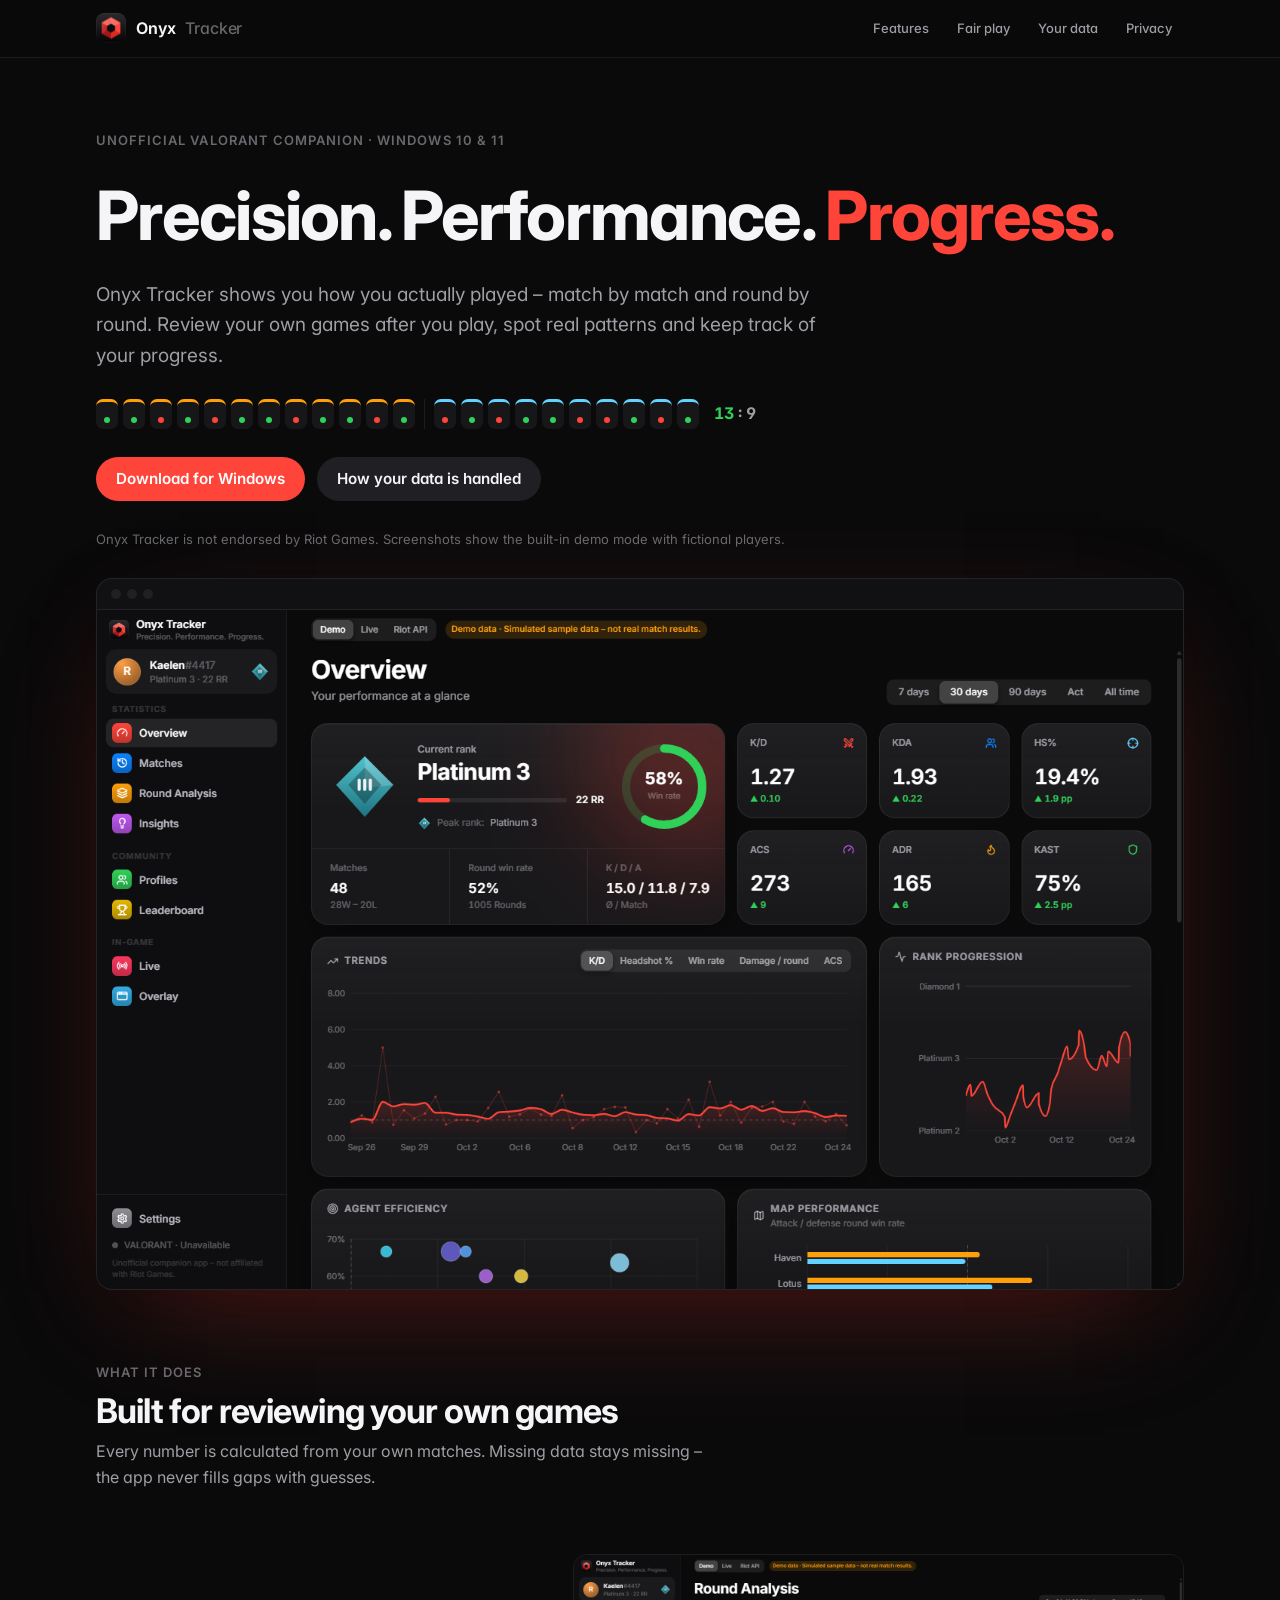
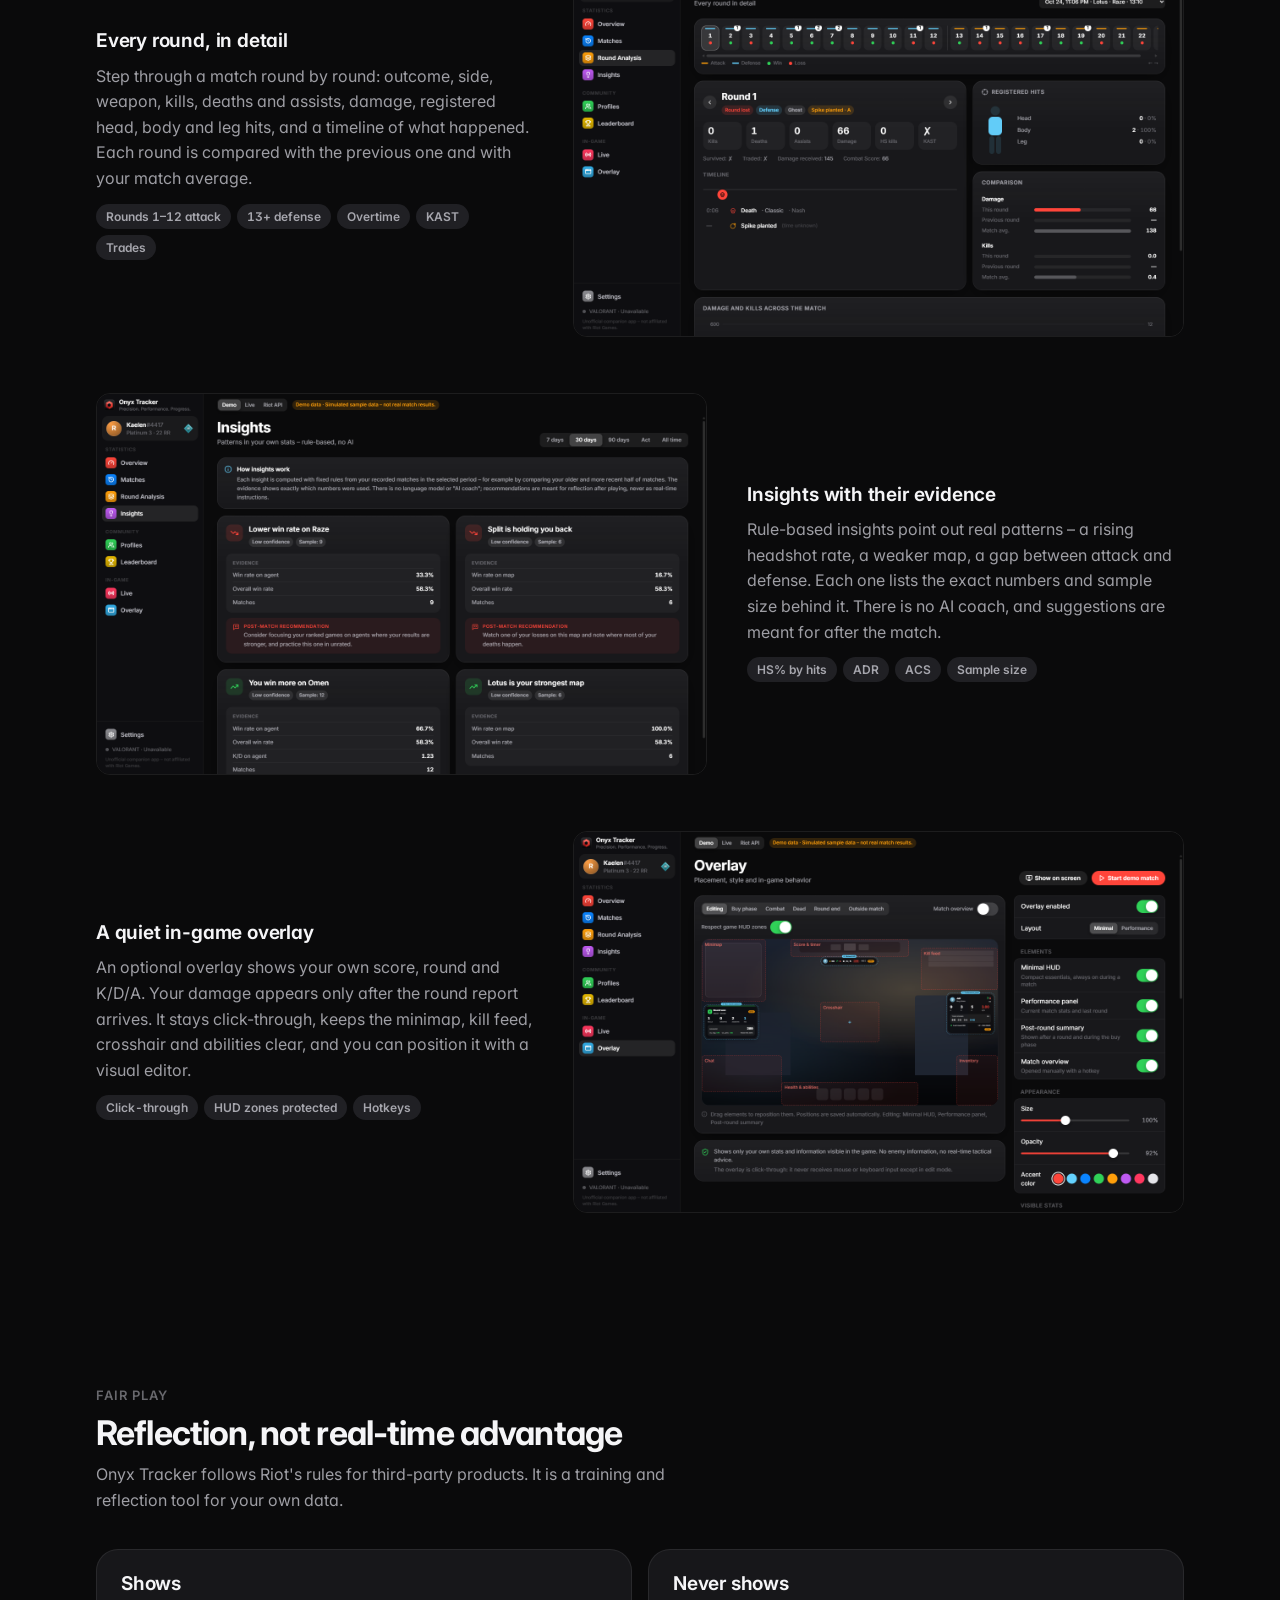
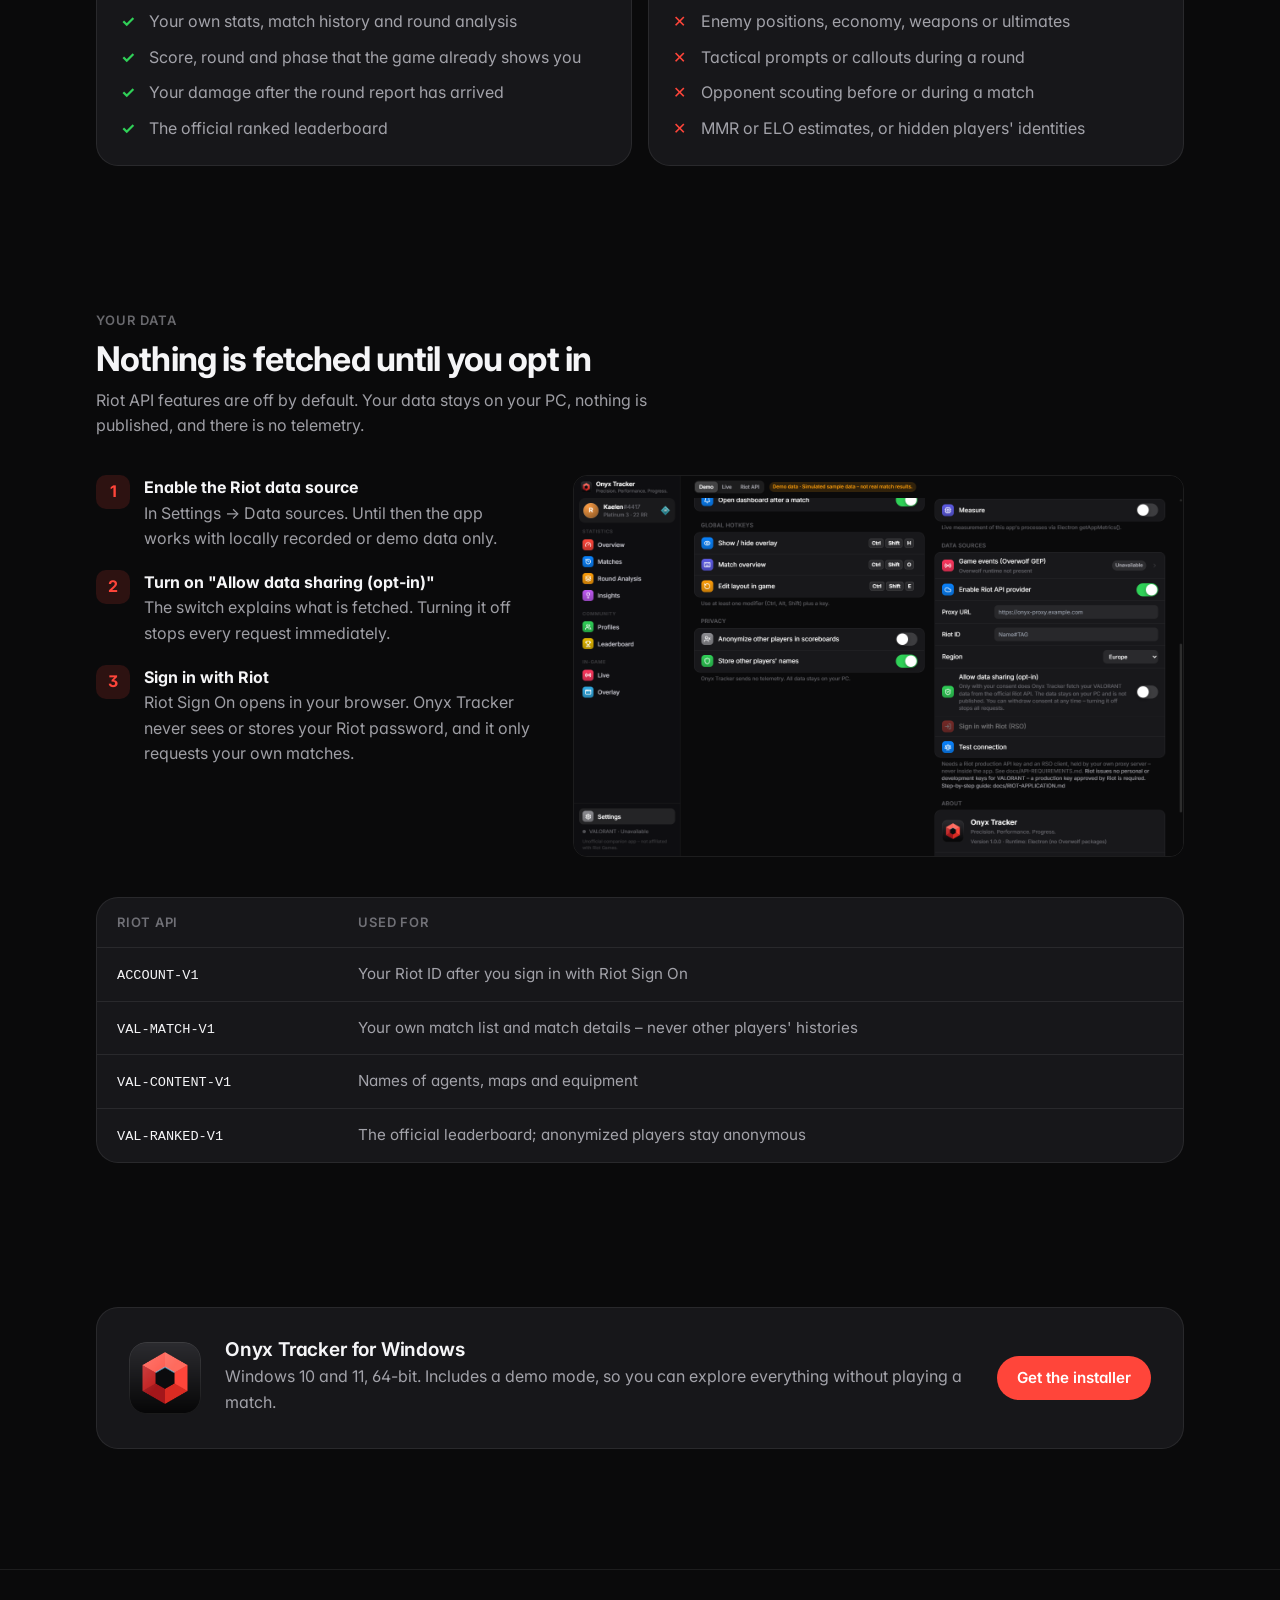
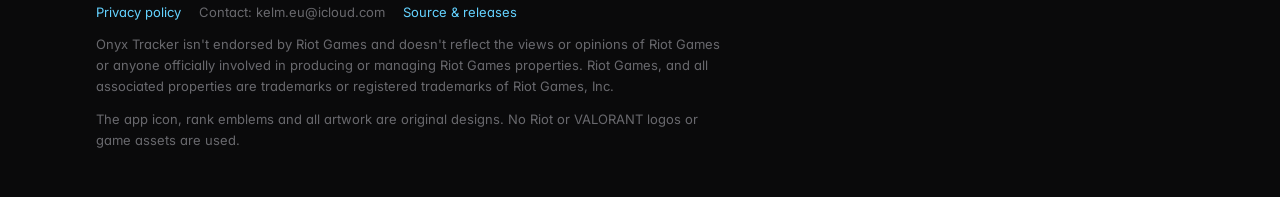
<file: index.html>
<!doctype html>
<html lang="en">
  <head>
    <meta charset="utf-8" />
    <meta name="viewport" content="width=device-width, initial-scale=1, viewport-fit=cover" />
    <title>Onyx Tracker</title>
    <meta name="description" content="Onyx Tracker is an unofficial desktop companion for VALORANT players to review their own matches round by round – with rule-based insights and a quiet, fair in-game overlay." />
    <link rel="icon" href="assets/icon.png" />
    <link rel="preconnect" href="https://fonts.googleapis.com" />
    <link rel="preconnect" href="https://fonts.gstatic.com" crossorigin />
    <link rel="stylesheet" href="https://fonts.googleapis.com/css2?family=Inter:wght@400;500;600;650;700;750&display=swap" />
    <link rel="stylesheet" href="assets/site.css" />
    <script src="assets/site-config.js"></script>
  </head>
  <body>
    <header class="nav">
      <div class="wrap">
        <a class="brand" href="#top"><img src="assets/icon.png" alt="" width="30" height="30" />Onyx <span>Tracker</span></a>
        <nav aria-label="Main">
          <a href="#features" class="hide-sm">Features</a>
          <a href="#fair-play" class="hide-sm">Fair play</a>
          <a href="#data">Your data</a>
          <a href="privacy.html">Privacy</a>
        </nav>
      </div>
    </header>

    <main id="top">
      <div class="wrap">
        <div class="hero">
          <div class="eyebrow">Unofficial VALORANT companion · Windows 10 &amp; 11</div>
          <h1>Precision. Performance. <em>Progress.</em></h1>
          <p class="lede">Onyx Tracker shows you how you actually played – match by match and round by round. Review your own games after you play, spot real patterns and keep track of your progress.</p>
          <div class="strip" aria-label="Example match: 13 to 9, attack first half, defense second half">
            <i></i><i></i><i class="l"></i><i></i><i class="l"></i><i></i><i></i><i class="l"></i><i></i><i></i><i class="l"></i><i></i>
            <b></b>
            <i class="d l"></i><i class="d"></i><i class="d l"></i><i class="d"></i><i class="d"></i><i class="d l"></i><i class="d l"></i><i class="d"></i><i class="d l"></i><i class="d"></i>
            <span class="score"><strong>13</strong> : 9</span>
          </div>
          <div class="actions">
            <a class="btn btn-primary" href="#download">Download for Windows</a>
            <a class="btn btn-quiet" href="#data">How your data is handled</a>
          </div>
          <p class="fineprint">Onyx Tracker is not endorsed by Riot Games. Screenshots show the built-in demo mode with fictional players.</p>
        </div>

        <div class="frame">
          <div class="frame-bar" aria-hidden="true"><span></span><span></span><span></span></div>
          <img src="assets/overview.png" width="1440" height="900" alt="Onyx Tracker overview: current rank, win rate ring, K/D, KDA, headshot rate, ACS, ADR and KAST with trends and rank progression" />
        </div>
      </div>

      <section id="features">
        <div class="wrap">
          <div class="section-head">
            <div class="eyebrow">What it does</div>
            <h2>Built for reviewing your own games</h2>
            <p>Every number is calculated from your own matches. Missing data stays missing – the app never fills gaps with guesses.</p>
          </div>

          <div class="feature">
            <div class="feature-text">
              <h3>Every round, in detail</h3>
              <p>Step through a match round by round: outcome, side, weapon, kills, deaths and assists, damage, registered head, body and leg hits, and a timeline of what happened. Each round is compared with the previous one and with your match average.</p>
              <div class="chips"><span>Rounds 1–12 attack</span><span>13+ defense</span><span>Overtime</span><span>KAST</span><span>Trades</span></div>
            </div>
            <img class="shot" src="assets/rounds.png" width="1440" height="900" alt="Round analysis with round strip, round detail, hit breakdown and comparison" loading="lazy" />
          </div>

          <div class="feature flip">
            <div class="feature-text">
              <h3>Insights with their evidence</h3>
              <p>Rule-based insights point out real patterns – a rising headshot rate, a weaker map, a gap between attack and defense. Each one lists the exact numbers and sample size behind it. There is no AI coach, and suggestions are meant for after the match.</p>
              <div class="chips"><span>HS% by hits</span><span>ADR</span><span>ACS</span><span>Sample size</span></div>
            </div>
            <img class="shot" src="assets/insights.png" width="1440" height="900" alt="Insights page showing rule-based insights with evidence tables" loading="lazy" />
          </div>

          <div class="feature">
            <div class="feature-text">
              <h3>A quiet in-game overlay</h3>
              <p>An optional overlay shows your own score, round and K/D/A. Your damage appears only after the round report arrives. It stays click-through, keeps the minimap, kill feed, crosshair and abilities clear, and you can position it with a visual editor.</p>
              <div class="chips"><span>Click-through</span><span>HUD zones protected</span><span>Hotkeys</span></div>
            </div>
            <img class="shot" src="assets/overlay.png" width="1440" height="900" alt="Overlay editor with a game screen preview, protected HUD zones and overlay widgets" loading="lazy" />
          </div>
        </div>
      </section>

      <section id="fair-play">
        <div class="wrap">
          <div class="section-head">
            <div class="eyebrow">Fair play</div>
            <h2>Reflection, not real-time advantage</h2>
            <p>Onyx Tracker follows Riot's rules for third-party products. It is a training and reflection tool for your own data.</p>
          </div>
          <div class="ledger">
            <div>
              <h3>Shows</h3>
              <ul>
                <li>Your own stats, match history and round analysis</li>
                <li>Score, round and phase that the game already shows you</li>
                <li>Your damage after the round report has arrived</li>
                <li>The official ranked leaderboard</li>
              </ul>
            </div>
            <div class="never">
              <h3>Never shows</h3>
              <ul>
                <li>Enemy positions, economy, weapons or ultimates</li>
                <li>Tactical prompts or callouts during a round</li>
                <li>Opponent scouting before or during a match</li>
                <li>MMR or ELO estimates, or hidden players' identities</li>
              </ul>
            </div>
          </div>
        </div>
      </section>

      <section id="data">
        <div class="wrap">
          <div class="section-head">
            <div class="eyebrow">Your data</div>
            <h2>Nothing is fetched until you opt in</h2>
            <p>Riot API features are off by default. Your data stays on your PC, nothing is published, and there is no telemetry.</p>
          </div>
          <div class="optin">
            <ol class="steps">
              <li><div><strong>Enable the Riot data source</strong>In Settings → Data sources. Until then the app works with locally recorded or demo data only.</div></li>
              <li><div><strong>Turn on "Allow data sharing (opt-in)"</strong>The switch explains what is fetched. Turning it off stops every request immediately.</div></li>
              <li><div><strong>Sign in with Riot</strong>Riot Sign On opens in your browser. Onyx Tracker never sees or stores your Riot password, and it only requests your own matches.</div></li>
            </ol>
            <img class="shot" src="assets/optin.png" width="1440" height="900" alt="Settings with the Riot API provider, the opt-in switch and the disabled Riot sign-in until consent is given" loading="lazy" />
          </div>

          <div class="table-scroll" style="margin-top: 40px">
            <table>
              <thead>
                <tr><th>Riot API</th><th>Used for</th></tr>
              </thead>
              <tbody>
                <tr><td><code>ACCOUNT-V1</code></td><td>Your Riot ID after you sign in with Riot Sign On</td></tr>
                <tr><td><code>VAL-MATCH-V1</code></td><td>Your own match list and match details – never other players' histories</td></tr>
                <tr><td><code>VAL-CONTENT-V1</code></td><td>Names of agents, maps and equipment</td></tr>
                <tr><td><code>VAL-RANKED-V1</code></td><td>The official leaderboard; anonymized players stay anonymous</td></tr>
              </tbody>
            </table>
          </div>
        </div>
      </section>

      <section id="download">
        <div class="wrap">
          <div class="download">
            <img src="assets/icon.png" alt="" width="72" height="72" />
            <div>
              <h3>Onyx Tracker for Windows</h3>
              <p>Windows 10 and 11, 64-bit. Includes a demo mode, so you can explore everything without playing a match.</p>
            </div>
            <a class="btn btn-primary" data-site-href="repo" href="#download">Get the installer</a>
          </div>
        </div>
      </section>
    </main>

    <footer>
      <div class="wrap">
        <div class="links">
          <a href="privacy.html">Privacy policy</a>
          <span data-optional>Contact: <span data-site="email">kelm.eu@icloud.com</span></span>
          <a data-site-href="repo" href="#download">Source &amp; releases</a>
        </div>
        <p>Onyx Tracker isn't endorsed by Riot Games and doesn't reflect the views or opinions of Riot Games or anyone officially involved in producing or managing Riot Games properties. Riot Games, and all associated properties are trademarks or registered trademarks of Riot Games, Inc.</p>
        <p>The app icon, rank emblems and all artwork are original designs. No Riot or VALORANT logos or game assets are used.</p>
      </div>
    </footer>
  </body>
</html>
</file>
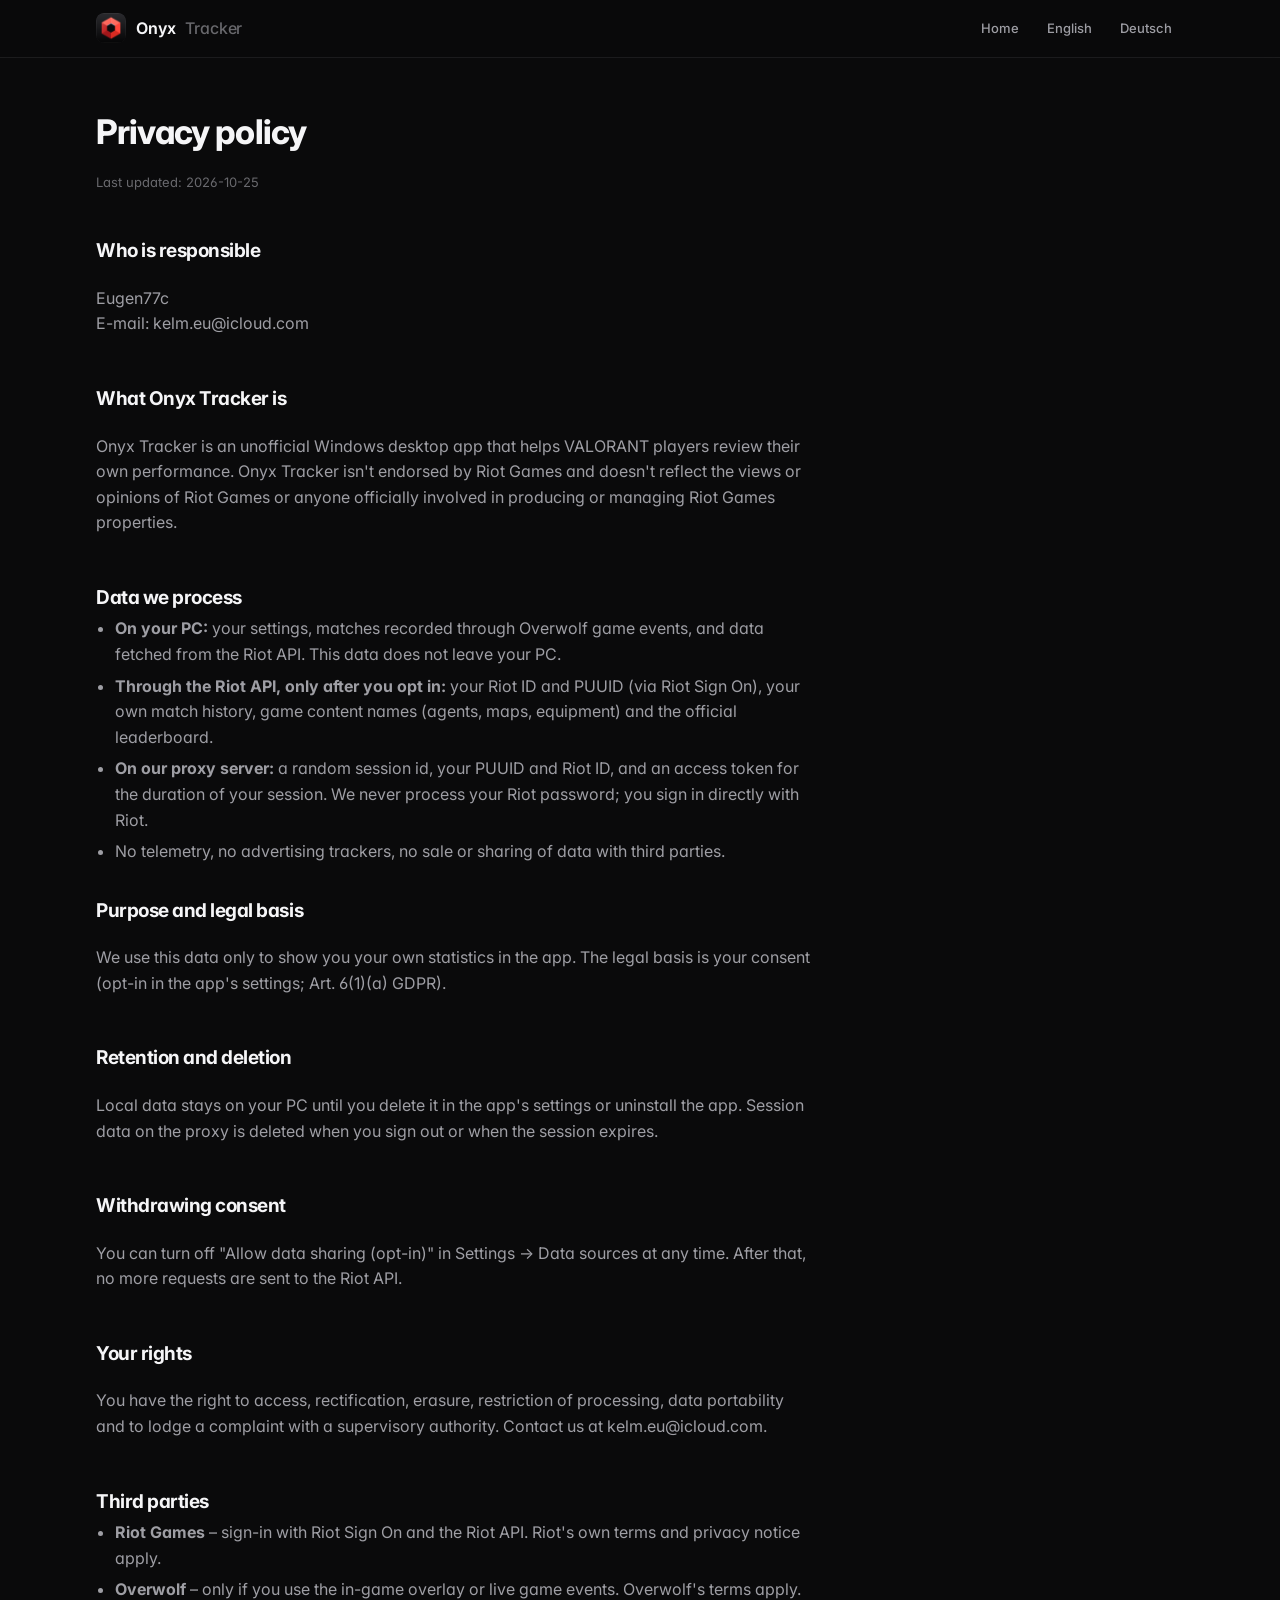
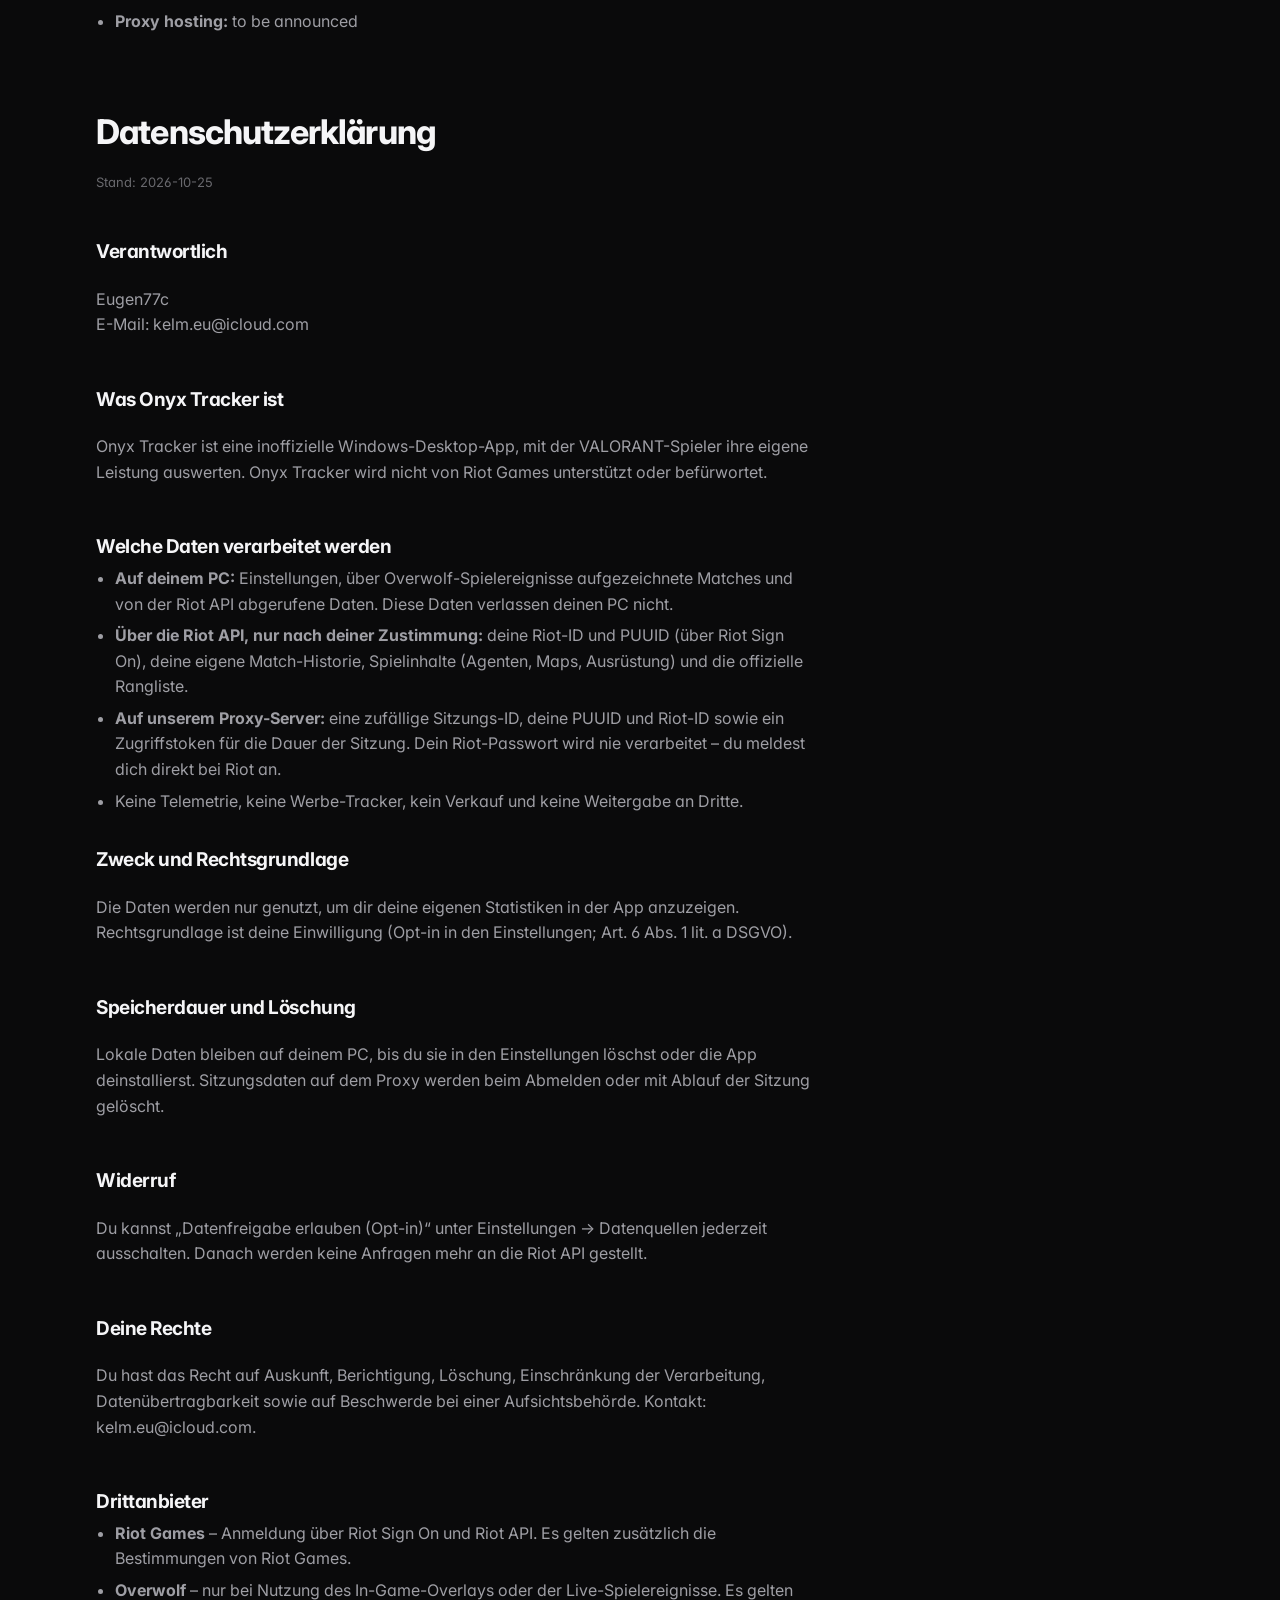
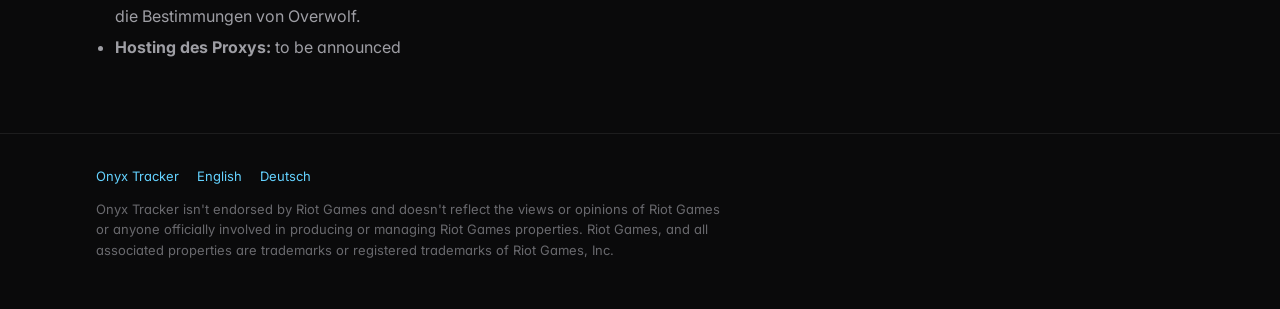
<file: privacy.html>
<!doctype html>
<html lang="en">
  <head>
    <meta charset="utf-8" />
    <meta name="viewport" content="width=device-width, initial-scale=1, viewport-fit=cover" />
    <title>Onyx Tracker Privacy</title>
    <meta name="description" content="Privacy policy of Onyx Tracker, an unofficial VALORANT companion app." />
    <link rel="icon" href="assets/icon.png" />
    <link rel="preconnect" href="https://fonts.googleapis.com" />
    <link rel="preconnect" href="https://fonts.gstatic.com" crossorigin />
    <link rel="stylesheet" href="https://fonts.googleapis.com/css2?family=Inter:wght@400;500;600;650;700;750&display=swap" />
    <link rel="stylesheet" href="assets/site.css" />
    <script src="assets/site-config.js"></script>
  </head>
  <body>
    <header class="nav">
      <div class="wrap">
        <a class="brand" href="index.html"><img src="assets/icon.png" alt="" width="30" height="30" />Onyx <span>Tracker</span></a>
        <nav aria-label="Main">
          <a href="index.html" class="hide-sm">Home</a>
          <a href="#en">English</a>
          <a href="#de">Deutsch</a>
        </nav>
      </div>
    </header>

    <main class="wrap">
      <article class="policy" id="en" lang="en">
        <h1>Privacy policy</h1>
        <p class="meta">Last updated: <span data-site="policyDate">2026-10-25</span></p>

        <h2>Who is responsible</h2>
        <p><span data-site="owner">Eugen77c</span><span data-optional>, <span data-site="address"></span></span><br />E-mail: <span data-site="email">kelm.eu@icloud.com</span></p>

        <h2>What Onyx Tracker is</h2>
        <p>Onyx Tracker is an unofficial Windows desktop app that helps VALORANT players review their own performance. Onyx Tracker isn't endorsed by Riot Games and doesn't reflect the views or opinions of Riot Games or anyone officially involved in producing or managing Riot Games properties.</p>

        <h2>Data we process</h2>
        <ul>
          <li><strong>On your PC:</strong> your settings, matches recorded through Overwolf game events, and data fetched from the Riot API. This data does not leave your PC.</li>
          <li><strong>Through the Riot API, only after you opt in:</strong> your Riot ID and PUUID (via Riot Sign On), your own match history, game content names (agents, maps, equipment) and the official leaderboard.</li>
          <li><strong>On our proxy server:</strong> a random session id, your PUUID and Riot ID, and an access token for the duration of your session. We never process your Riot password; you sign in directly with Riot.</li>
          <li>No telemetry, no advertising trackers, no sale or sharing of data with third parties.</li>
        </ul>

        <h2>Purpose and legal basis</h2>
        <p>We use this data only to show you your own statistics in the app. The legal basis is your consent (opt-in in the app's settings; Art. 6(1)(a) GDPR).</p>

        <h2>Retention and deletion</h2>
        <p>Local data stays on your PC until you delete it in the app's settings or uninstall the app. Session data on the proxy is deleted when you sign out or when the session expires.</p>

        <h2>Withdrawing consent</h2>
        <p>You can turn off "Allow data sharing (opt-in)" in Settings → Data sources at any time. After that, no more requests are sent to the Riot API.</p>

        <h2>Your rights</h2>
        <p>You have the right to access, rectification, erasure, restriction of processing, data portability and to lodge a complaint with a supervisory authority. Contact us at <span data-site="email">kelm.eu@icloud.com</span>.</p>

        <h2>Third parties</h2>
        <ul>
          <li><strong>Riot Games</strong> – sign-in with Riot Sign On and the Riot API. Riot's own terms and privacy notice apply.</li>
          <li><strong>Overwolf</strong> – only if you use the in-game overlay or live game events. Overwolf's terms apply.</li>
          <li><strong>Proxy hosting:</strong> <span data-site="proxyHosting">to be announced</span></li>
        </ul>
      </article>

      <article class="policy" id="de" lang="de">
        <h1>Datenschutzerklärung</h1>
        <p class="meta">Stand: <span data-site="policyDate">2026-10-25</span></p>

        <h2>Verantwortlich</h2>
        <p><span data-site="owner">Eugen77c</span><span data-optional>, <span data-site="address"></span></span><br />E-Mail: <span data-site="email">kelm.eu@icloud.com</span></p>

        <h2>Was Onyx Tracker ist</h2>
        <p>Onyx Tracker ist eine inoffizielle Windows-Desktop-App, mit der VALORANT-Spieler ihre eigene Leistung auswerten. Onyx Tracker wird nicht von Riot Games unterstützt oder befürwortet.</p>

        <h2>Welche Daten verarbeitet werden</h2>
        <ul>
          <li><strong>Auf deinem PC:</strong> Einstellungen, über Overwolf-Spielereignisse aufgezeichnete Matches und von der Riot API abgerufene Daten. Diese Daten verlassen deinen PC nicht.</li>
          <li><strong>Über die Riot API, nur nach deiner Zustimmung:</strong> deine Riot-ID und PUUID (über Riot Sign On), deine eigene Match-Historie, Spielinhalte (Agenten, Maps, Ausrüstung) und die offizielle Rangliste.</li>
          <li><strong>Auf unserem Proxy-Server:</strong> eine zufällige Sitzungs-ID, deine PUUID und Riot-ID sowie ein Zugriffstoken für die Dauer der Sitzung. Dein Riot-Passwort wird nie verarbeitet – du meldest dich direkt bei Riot an.</li>
          <li>Keine Telemetrie, keine Werbe-Tracker, kein Verkauf und keine Weitergabe an Dritte.</li>
        </ul>

        <h2>Zweck und Rechtsgrundlage</h2>
        <p>Die Daten werden nur genutzt, um dir deine eigenen Statistiken in der App anzuzeigen. Rechtsgrundlage ist deine Einwilligung (Opt-in in den Einstellungen; Art. 6 Abs. 1 lit. a DSGVO).</p>

        <h2>Speicherdauer und Löschung</h2>
        <p>Lokale Daten bleiben auf deinem PC, bis du sie in den Einstellungen löschst oder die App deinstallierst. Sitzungsdaten auf dem Proxy werden beim Abmelden oder mit Ablauf der Sitzung gelöscht.</p>

        <h2>Widerruf</h2>
        <p>Du kannst „Datenfreigabe erlauben (Opt-in)“ unter Einstellungen → Datenquellen jederzeit ausschalten. Danach werden keine Anfragen mehr an die Riot API gestellt.</p>

        <h2>Deine Rechte</h2>
        <p>Du hast das Recht auf Auskunft, Berichtigung, Löschung, Einschränkung der Verarbeitung, Datenübertragbarkeit sowie auf Beschwerde bei einer Aufsichtsbehörde. Kontakt: <span data-site="email">kelm.eu@icloud.com</span>.</p>

        <h2>Drittanbieter</h2>
        <ul>
          <li><strong>Riot Games</strong> – Anmeldung über Riot Sign On und Riot API. Es gelten zusätzlich die Bestimmungen von Riot Games.</li>
          <li><strong>Overwolf</strong> – nur bei Nutzung des In-Game-Overlays oder der Live-Spielereignisse. Es gelten die Bestimmungen von Overwolf.</li>
          <li><strong>Hosting des Proxys:</strong> <span data-site="proxyHosting">to be announced</span></li>
        </ul>
      </article>
    </main>

    <footer>
      <div class="wrap">
        <div class="links"><a href="index.html">Onyx Tracker</a><a href="#en">English</a><a href="#de">Deutsch</a></div>
        <p>Onyx Tracker isn't endorsed by Riot Games and doesn't reflect the views or opinions of Riot Games or anyone officially involved in producing or managing Riot Games properties. Riot Games, and all associated properties are trademarks or registered trademarks of Riot Games, Inc.</p>
      </div>
    </footer>
  </body>
</html>
</file>
<file: assets/site.css>
/* Layout: one column (max 1120px) — product-led hero with the real app in a window
   frame, alternating feature rows, a fair-play ledger, numbered opt-in steps (a real
   sequence) and a quiet footer carrying Riot's required notice. Dark by design,
   matching the app. */
:root {
  color-scheme: dark;
  --bg: #0a0a0b;
  --bg-raised: #111114;
  --surface: #17171a;
  --surface-2: #202024;
  --line: rgba(255, 255, 255, 0.08);
  --fg: #f5f5f7;
  --fg-2: rgba(235, 235, 245, 0.66);
  --fg-3: rgba(235, 235, 245, 0.42);
  --accent: #ff453a;
  --accent-soft: rgba(255, 69, 58, 0.14);
  --cyan: #64d2ff;
  --green: #30d158;
  --orange: #ff9f0a;
  --font: 'Inter', -apple-system, 'SF Pro Text', 'Segoe UI', system-ui, sans-serif;
  --radius: 22px;
  --step--1: 0.8125rem;
  --step-0: 1rem;
  --step-1: 1.1875rem;
  --step-2: 1.5rem;
  --step-3: 2.125rem;
  --step-4: clamp(2.5rem, 6vw, 4.25rem);
}

* {
  box-sizing: border-box;
}

body {
  margin: 0;
  background: var(--bg);
  color: var(--fg);
  font-family: var(--font);
  font-size: var(--step-0);
  line-height: 1.6;
  -webkit-font-smoothing: antialiased;
  font-feature-settings: 'cv11', 'ss01';
}

img {
  max-width: 100%;
  display: block;
}

a {
  color: var(--cyan);
  text-decoration: none;
}
a:hover {
  text-decoration: underline;
}
a:focus-visible,
button:focus-visible {
  outline: 2px solid var(--accent);
  outline-offset: 3px;
  border-radius: 6px;
}

[hidden] {
  display: none !important;
}

.wrap {
  max-width: 1120px;
  margin: 0 auto;
  padding-left: max(16px, env(safe-area-inset-left, 0px));
  padding-right: max(16px, env(safe-area-inset-right, 0px));
}

/* nav */
.nav {
  position: sticky;
  top: env(safe-area-inset-top, 0px);
  z-index: 20;
  background: rgba(10, 10, 11, 0.78);
  backdrop-filter: blur(20px) saturate(160%);
  border-bottom: 1px solid var(--line);
}
body::before {
  content: '';
  position: fixed;
  inset: 0 0 auto;
  height: env(safe-area-inset-top, 0px);
  z-index: 30;
  background: var(--bg);
}
.nav .wrap {
  display: flex;
  align-items: center;
  gap: 16px;
  padding-block: 12px;
}
.brand {
  display: flex;
  align-items: center;
  gap: 10px;
  color: var(--fg);
  font-weight: 650;
  letter-spacing: -0.01em;
}
.brand img {
  width: 30px;
  height: 30px;
  border-radius: 8px;
}
.brand span {
  color: var(--fg-3);
  font-weight: 500;
}
.nav nav {
  margin-left: auto;
  display: flex;
  gap: 4px;
  flex-wrap: wrap;
}
.nav nav a {
  color: var(--fg-2);
  font-size: var(--step--1);
  font-weight: 500;
  padding: 6px 12px;
  border-radius: 999px;
}
.nav nav a:hover {
  background: var(--surface);
  color: var(--fg);
  text-decoration: none;
}

/* buttons */
.btn {
  display: inline-flex;
  align-items: center;
  gap: 8px;
  height: 44px;
  padding: 0 20px;
  border-radius: 999px;
  font-weight: 600;
  font-size: 0.95rem;
  border: 0;
  cursor: pointer;
}
.btn-primary {
  background: var(--accent);
  color: #fff;
}
.btn-primary:hover {
  filter: brightness(1.08);
  text-decoration: none;
}
.btn-quiet {
  background: var(--surface-2);
  color: var(--fg);
}
.btn-quiet:hover {
  background: #2a2a2f;
  text-decoration: none;
}

/* hero */
.hero {
  padding-block: 72px 28px;
  display: grid;
  gap: 28px;
}
.eyebrow {
  font-size: var(--step--1);
  font-weight: 600;
  letter-spacing: 0.08em;
  text-transform: uppercase;
  color: var(--fg-3);
}
h1,
h2,
h3 {
  text-wrap: balance;
  margin: 0;
  letter-spacing: -0.025em;
  line-height: 1.08;
}
h1 {
  font-size: var(--step-4);
  font-weight: 750;
}
h1 em {
  font-style: normal;
  color: var(--accent);
}
h2 {
  font-size: var(--step-3);
  font-weight: 700;
}
h3 {
  font-size: var(--step-1);
  font-weight: 650;
  letter-spacing: -0.01em;
}
.lede {
  font-size: var(--step-1);
  color: var(--fg-2);
  max-width: 60ch;
  margin: 0;
}
.actions {
  display: flex;
  flex-wrap: wrap;
  gap: 12px;
  align-items: center;
}
.fineprint {
  font-size: var(--step--1);
  color: var(--fg-3);
  margin: 0;
}

/* round strip – a match told the way the app shows it */
.strip {
  display: flex;
  flex-wrap: wrap;
  gap: 5px;
  align-items: center;
}
.strip i {
  width: 22px;
  height: 30px;
  border-radius: 7px;
  background: var(--surface);
  border-top: 3px solid var(--orange);
  position: relative;
}
.strip i.d {
  border-top-color: var(--cyan);
}
.strip i::after {
  content: '';
  position: absolute;
  left: 50%;
  bottom: 6px;
  width: 6px;
  height: 6px;
  margin-left: -3px;
  border-radius: 50%;
  background: var(--green);
}
.strip i.l::after {
  background: var(--accent);
}
.strip b {
  width: 1px;
  height: 30px;
  background: var(--line);
  margin-inline: 4px;
}
.strip .score {
  margin-left: 10px;
  font-weight: 700;
  font-variant-numeric: tabular-nums;
  color: var(--fg-2);
}
.strip .score strong {
  color: var(--green);
}

/* window frame */
.frame {
  border-radius: 16px;
  border: 1px solid var(--line);
  background: var(--bg-raised);
  overflow: hidden;
  box-shadow: 0 40px 120px -40px rgba(255, 69, 58, 0.35), 0 20px 60px -20px rgba(0, 0, 0, 0.8);
  max-width: 100%;
}
.frame-bar {
  display: flex;
  gap: 6px;
  padding: 10px 14px;
  border-bottom: 1px solid var(--line);
}
.frame-bar span {
  width: 10px;
  height: 10px;
  border-radius: 50%;
  background: var(--surface-2);
}
.frame img {
  width: 100%;
  height: auto;
  aspect-ratio: 1440 / 900;
}

/* sections */
section {
  padding-block: 72px;
}
.section-head {
  display: grid;
  gap: 10px;
  margin-bottom: 36px;
  max-width: 62ch;
}
.section-head p {
  margin: 0;
  color: var(--fg-2);
}

.feature {
  display: grid;
  grid-template-columns: minmax(0, 5fr) minmax(0, 7fr);
  gap: 40px;
  align-items: center;
  padding-block: 28px;
}
.feature.flip {
  grid-template-columns: minmax(0, 7fr) minmax(0, 5fr);
}
.feature.flip .feature-text {
  order: 2;
}
.feature-text {
  display: grid;
  gap: 12px;
  min-width: 0;
}
.feature-text p {
  margin: 0;
  color: var(--fg-2);
}
.chips {
  display: flex;
  flex-wrap: wrap;
  gap: 6px;
}
.chips span {
  font-size: 0.75rem;
  font-weight: 600;
  padding: 3px 10px;
  border-radius: 999px;
  background: var(--surface-2);
  color: var(--fg-2);
  font-variant-numeric: tabular-nums;
}
.shot {
  border-radius: 14px;
  border: 1px solid var(--line);
  width: 100%;
  height: auto;
  aspect-ratio: 1440 / 900;
}

/* fair play ledger */
.ledger {
  display: grid;
  grid-template-columns: repeat(2, minmax(0, 1fr));
  gap: 16px;
}
.ledger div {
  background: var(--surface);
  border: 1px solid var(--line);
  border-radius: var(--radius);
  padding: 24px;
  min-width: 0;
}
.ledger ul {
  margin: 14px 0 0;
  padding: 0;
  list-style: none;
  display: grid;
  gap: 10px;
  color: var(--fg-2);
}
.ledger li {
  display: grid;
  grid-template-columns: 20px minmax(0, 1fr);
  gap: 8px;
}
.ledger li::before {
  content: '✓';
  color: var(--green);
  font-weight: 700;
}
.ledger .never li::before {
  content: '✕';
  color: var(--accent);
}

/* opt-in steps */
.optin {
  display: grid;
  grid-template-columns: minmax(0, 5fr) minmax(0, 7fr);
  gap: 40px;
  align-items: start;
}
.steps {
  margin: 0;
  padding: 0;
  list-style: none;
  counter-reset: step;
  display: grid;
  gap: 18px;
}
.steps li {
  counter-increment: step;
  display: grid;
  grid-template-columns: 34px minmax(0, 1fr);
  gap: 14px;
  color: var(--fg-2);
}
.steps li::before {
  content: counter(step);
  width: 34px;
  height: 34px;
  border-radius: 10px;
  display: grid;
  place-items: center;
  background: var(--accent-soft);
  color: var(--accent);
  font-weight: 700;
}
.steps strong {
  color: var(--fg);
  display: block;
}

/* api table */
.table-scroll {
  overflow-x: auto;
  border: 1px solid var(--line);
  border-radius: var(--radius);
  background: var(--surface);
}
table {
  width: 100%;
  border-collapse: collapse;
  font-size: 0.95rem;
}
th,
td {
  text-align: left;
  padding: 14px 20px;
  border-bottom: 1px solid var(--line);
  vertical-align: top;
}
tr:last-child td {
  border-bottom: 0;
}
th {
  font-size: var(--step--1);
  text-transform: uppercase;
  letter-spacing: 0.06em;
  color: var(--fg-3);
  font-weight: 600;
}
td code {
  font-family: ui-monospace, 'Cascadia Code', Consolas, monospace;
  font-size: 0.85rem;
  color: var(--fg);
  white-space: nowrap;
}
td {
  color: var(--fg-2);
}

/* download */
.download {
  background: var(--surface);
  border: 1px solid var(--line);
  border-radius: var(--radius);
  padding: 32px;
  display: grid;
  grid-template-columns: auto minmax(0, 1fr) auto;
  gap: 24px;
  align-items: center;
}
.download img {
  width: 72px;
  height: 72px;
  border-radius: 18px;
}
.download p {
  margin: 4px 0 0;
  color: var(--fg-2);
}

/* footer */
footer {
  border-top: 1px solid var(--line);
  margin-top: 48px;
}
footer .wrap {
  padding-block: 32px 48px;
  display: grid;
  gap: 12px;
  font-size: var(--step--1);
  color: var(--fg-3);
}
footer .links {
  display: flex;
  flex-wrap: wrap;
  gap: 18px;
}
footer p {
  margin: 0;
  max-width: 80ch;
}

/* privacy page */
.policy {
  max-width: 72ch;
  padding-block: 56px 24px;
  display: grid;
  gap: 8px;
}
.policy h1 {
  font-size: var(--step-3);
}
.policy h2 {
  font-size: var(--step-1);
  margin-top: 28px;
}
.policy p,
.policy li {
  color: var(--fg-2);
}
.policy ul {
  padding-left: 1.2em;
  margin: 0;
  display: grid;
  gap: 6px;
}
.policy .meta {
  color: var(--fg-3);
  font-size: var(--step--1);
}
.lang-switch {
  display: flex;
  gap: 8px;
  margin-top: 8px;
}

@media (max-width: 860px) {
  .feature,
  .feature.flip,
  .optin,
  .ledger {
    grid-template-columns: minmax(0, 1fr);
  }
  .feature.flip .feature-text {
    order: 0;
  }
  .download {
    grid-template-columns: minmax(0, 1fr);
  }
  section {
    padding-block: 48px;
  }
  .hero {
    padding-block: 48px 20px;
  }
  .nav nav a.hide-sm {
    display: none;
  }
}

@media (prefers-reduced-motion: reduce) {
  * {
    transition: none !important;
    animation: none !important;
  }
}
</file>
